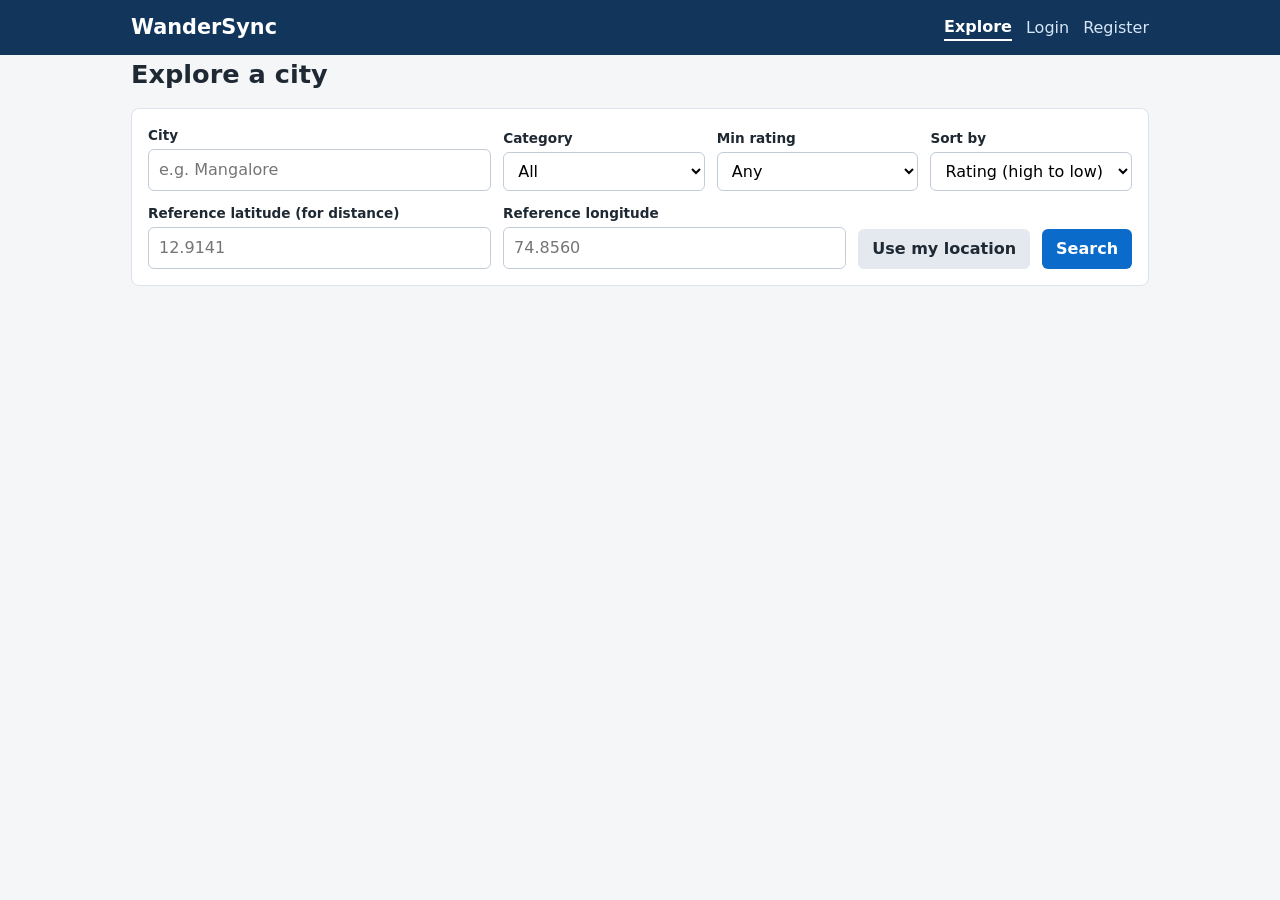
<file: frontend/index.html>
<!DOCTYPE html>
<html lang="en">
<head>
  <meta charset="UTF-8">
  <meta name="viewport" content="width=device-width, initial-scale=1">
  <title>Explore - WanderSync</title>
  <link rel="stylesheet" href="css/style.css">
</head>
<body>
  <header><div class="wrap"><a class="brand" href="index.html">WanderSync</a><nav id="nav"></nav></div></header>

  <main class="wrap">
    <h1>Explore a city</h1>

    <form id="search-form" class="card">
      <div class="row">
        <div style="flex: 2 1 220px;">
          <label for="city">City</label>
          <input id="city" list="city-list" placeholder="e.g. Mangalore" required>
          <datalist id="city-list"></datalist>
        </div>
        <div>
          <label for="category">Category</label>
          <select id="category">
            <option value="">All</option>
            <option>Hotel</option>
            <option>Restaurant</option>
            <option>Attraction</option>
          </select>
        </div>
        <div>
          <label for="min-rating">Min rating</label>
          <select id="min-rating">
            <option value="">Any</option>
            <option value="3">3+</option>
            <option value="3.5">3.5+</option>
            <option value="4">4+</option>
            <option value="4.5">4.5+</option>
          </select>
        </div>
        <div>
          <label for="sort">Sort by</label>
          <select id="sort">
            <option value="rating">Rating (high to low)</option>
            <option value="cost">Cost (low to high)</option>
            <option value="name">Name</option>
            <option value="distance">Distance from a point</option>
          </select>
        </div>
      </div>

      <div class="row" style="margin-top: 12px;">
        <div>
          <label for="ref-lat">Reference latitude (for distance)</label>
          <input id="ref-lat" type="number" step="any" min="-90" max="90" placeholder="12.9141">
        </div>
        <div>
          <label for="ref-lng">Reference longitude</label>
          <input id="ref-lng" type="number" step="any" min="-180" max="180" placeholder="74.8560">
        </div>
        <div style="flex: 0 0 auto;">
          <button type="button" id="use-location" class="secondary">Use my location</button>
        </div>
        <div style="flex: 0 0 auto;">
          <button type="submit" id="search-btn">Search</button>
        </div>
      </div>
    </form>

    <div id="msg" class="msg"></div>
    <div id="summary" class="muted" style="margin-bottom: 10px;"></div>
    <div id="results" class="grid"></div>
  </main>

  <script src="js/api.js"></script>
  <script>
    renderNav("explore");

    const form = document.getElementById("search-form");
    const msg = document.getElementById("msg");
    const summary = document.getElementById("summary");
    const results = document.getElementById("results");
    const searchBtn = document.getElementById("search-btn");

    // Suggest the cities that are already saved in the database
    api("/cities", { auth: false })
      .then(function (cities) {
        document.getElementById("city-list").innerHTML = cities
          .map(function (c) { return '<option value="' + esc(c.name) + '">'; })
          .join("");
      })
      .catch(function () { /* suggestions are optional */ });

    // Fill latitude and longitude from the browser's location
    document.getElementById("use-location").addEventListener("click", function () {
      if (!navigator.geolocation) {
        showMessage(msg, "Your browser does not support location.", "error");
        return;
      }
      navigator.geolocation.getCurrentPosition(
        function (pos) {
          document.getElementById("ref-lat").value = pos.coords.latitude.toFixed(6);
          document.getElementById("ref-lng").value = pos.coords.longitude.toFixed(6);
        },
        function () { showMessage(msg, "Could not get your location.", "error"); }
      );
    });

    function placeCard(p) {
      let distance = "";
      if (p.distance_km !== null && p.distance_km !== undefined) {
        distance = '<span class="muted small">' + Number(p.distance_km).toFixed(1) + " km away</span>";
      }
      return (
        '<div class="card place-card" style="margin:0;">' +
        '<h3><a href="place.html?id=' + p.place_id + '">' + esc(p.name) + "</a></h3>" +
        '<div class="muted small">' + esc(p.city) + "</div>" +
        '<div class="meta">' +
        '<span class="badge ' + esc(p.category) + '">' + esc(p.category) + "</span>" +
        "<span>" + stars(p.rating) + "</span>" +
        "<span>" + (Number(p.avg_cost) > 0 ? money(p.avg_cost) : "Free / n.a.") + "</span>" +
        distance +
        "</div></div>"
      );
    }

    form.addEventListener("submit", async function (event) {
      event.preventDefault();
      showMessage(msg, "");
      summary.textContent = "";
      results.innerHTML = "";

      const city = document.getElementById("city").value.trim();
      const sort = document.getElementById("sort").value;
      const lat = document.getElementById("ref-lat").value;
      const lng = document.getElementById("ref-lng").value;

      if (sort === "distance" && (lat === "" || lng === "")) {
        showMessage(msg, "To sort by distance, enter a reference latitude and longitude.", "error");
        return;
      }
      if ((lat === "") !== (lng === "")) {
        showMessage(msg, "Enter both latitude and longitude, or leave both empty.", "error");
        return;
      }

      // Only send the filters the user actually chose
      const params = new URLSearchParams();
      params.set("sort", sort);
      if (document.getElementById("category").value) params.set("category", document.getElementById("category").value);
      if (document.getElementById("min-rating").value) params.set("min_rating", document.getElementById("min-rating").value);
      if (lat !== "") {
        params.set("ref_lat", lat);
        params.set("ref_lng", lng);
      }

      searchBtn.disabled = true;
      summary.textContent = "Loading... a brand new city can take a few seconds the first time (it is fetched once and then saved).";
      try {
        const data = await api("/cities/" + encodeURIComponent(city) + "/places?" + params.toString());
        summary.innerHTML =
          esc(data.count) + " places in <strong>" + esc(data.city) + "</strong> " +
          '<span class="badge ' + esc(data.source) + '">' +
          (data.source === "api" ? "Fetched live, now cached" : "Served from MySQL cache") +
          "</span>";
        results.innerHTML = data.places.length
          ? data.places.map(placeCard).join("")
          : '<p class="muted">No places match these filters.</p>';
      } catch (err) {
        summary.textContent = "";
        showMessage(msg, err.message, "error");
      }
      searchBtn.disabled = false;
    });
  </script>
</body>
</html>
</file>
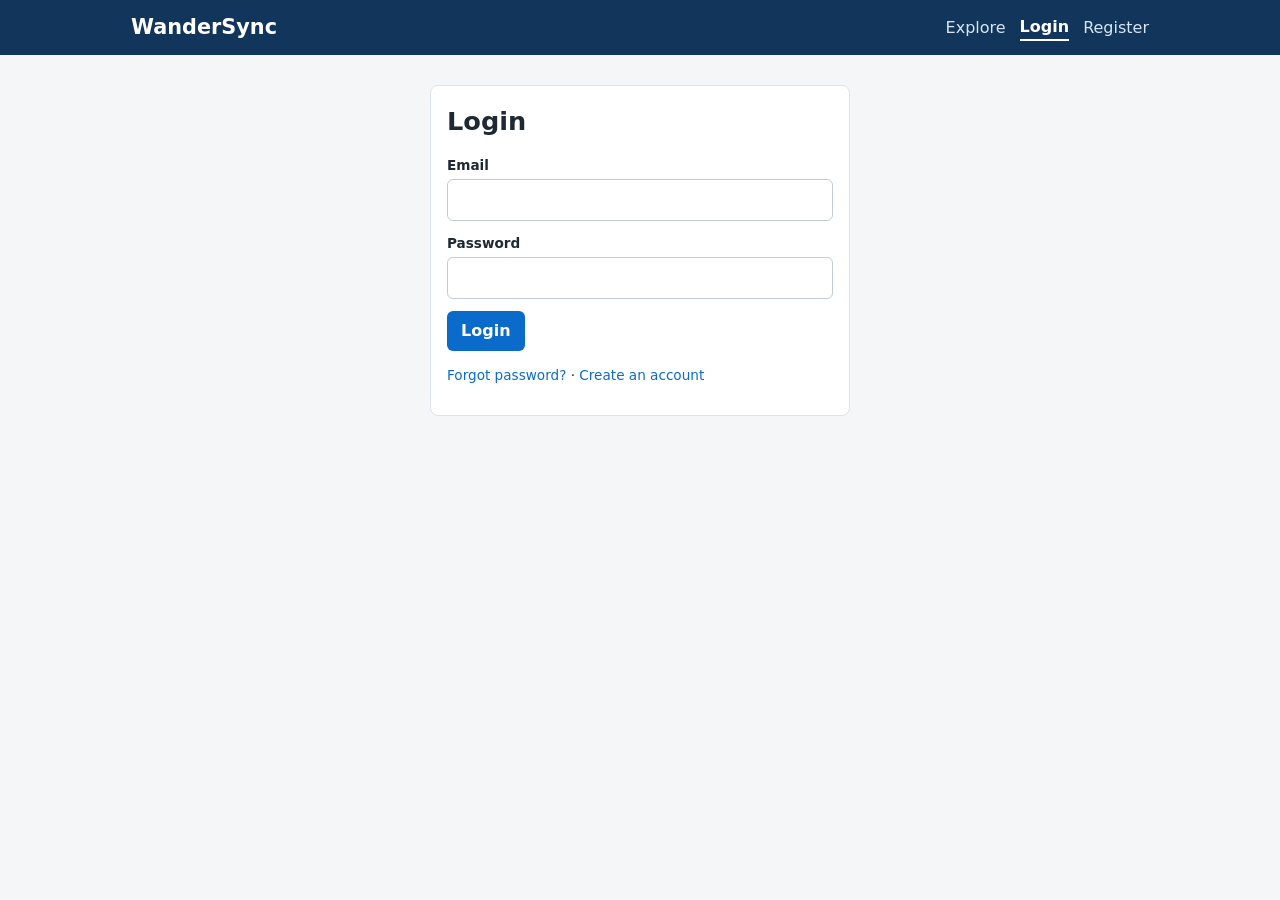
<file: frontend/admin.html>
<!DOCTYPE html>
<html lang="en">
<head>
  <meta charset="UTF-8">
  <meta name="viewport" content="width=device-width, initial-scale=1">
  <title>Admin - WanderSync</title>
  <link rel="stylesheet" href="css/style.css">
</head>
<body>
  <header><div class="wrap"><a class="brand" href="index.html">WanderSync</a><nav id="nav"></nav></div></header>

  <main class="wrap">
    <h1>Admin dashboard</h1>
    <div id="msg" class="msg"></div>
    <div id="content" class="hidden">

      <div class="stats" id="totals"></div>
      <div class="two-col">
        <div class="stat"><div class="label">Most searched city</div><div class="value" id="top-city">-</div></div>
        <div class="stat"><div class="label">Most saved place</div><div class="value" id="top-place">-</div></div>
      </div>

      <h2>Searches in the last 7 days</h2>
      <div class="card">
        <div id="chart" class="chart"></div>
        <div class="muted small" style="margin-top:8px;">Every day is shown, even days with zero searches. Hover a bar to see the number of active users.</div>
      </div>

      <h2>City statistics</h2>
      <div id="city-stats"></div>
    </div>
  </main>

  <script src="js/api.js"></script>
  <script>
    if (requireLogin()) {
      renderNav("admin");
      const msg = document.getElementById("msg");

      function stat(label, value) {
        return '<div class="stat"><div class="label">' + label + '</div><div class="value">' + esc(value) + "</div></div>";
      }

      async function load() {
        try {
          const overview = await api("/admin/overview");
          const activity = await api("/admin/activity-7d");
          const cities = await api("/admin/city-stats");

          document.getElementById("totals").innerHTML =
            stat("Registered users", overview.total_users) +
            stat("Cached cities", overview.cached_cities) +
            stat("Cached places", overview.cached_places);

          document.getElementById("top-city").textContent = overview.most_searched_city
            ? overview.most_searched_city.name + " (" + overview.most_searched_city.search_count + " searches)"
            : "No searches yet";
          document.getElementById("top-place").textContent = overview.most_saved_place
            ? overview.most_saved_place.name + " (" + overview.most_saved_place.save_count + " saves)"
            : "No favorites yet";

          // Simple bar chart made of divs (no chart library)
          const max = Math.max(1, ...activity.map(function (r) { return r.searches; }));
          document.getElementById("chart").innerHTML = activity
            .map(function (r) {
              const height = Math.round((r.searches / max) * 100);
              return (
                '<div class="chart-col" title="' + esc(r.day) + ": " + r.searches + " searches, " + r.active_users + ' active users">' +
                '<div class="chart-val">' + r.searches + "</div>" +
                '<div class="chart-bar' + (r.searches === 0 ? " zero" : "") + '" style="height:' + height + '%"></div>' +
                '<div class="chart-label">' + esc(r.day.slice(5)) + "</div></div>"
              );
            })
            .join("");

          document.getElementById("city-stats").innerHTML = cities.length
            ? "<table><tr><th>City</th><th>Cached places</th><th>Average cost</th><th>Top category</th></tr>" +
              cities.map(function (c) {
                return (
                  "<tr><td>" + esc(c.city) + "</td><td>" + c.cached_places + "</td>" +
                  "<td>" + (c.avg_cost === null ? "-" : money(c.avg_cost)) + "</td>" +
                  "<td>" + esc(c.top_category || "-") + "</td></tr>"
                );
              }).join("") + "</table>"
            : '<p class="muted">No cities yet.</p>';

          document.getElementById("content").classList.remove("hidden");
        } catch (err) {
          showMessage(msg, err.message === "Admin access required"
            ? "This page is only for admins. Ask for the admin role (see README)."
            : err.message, "error");
        }
      }
      load();
    }
  </script>
</body>
</html>
</file>
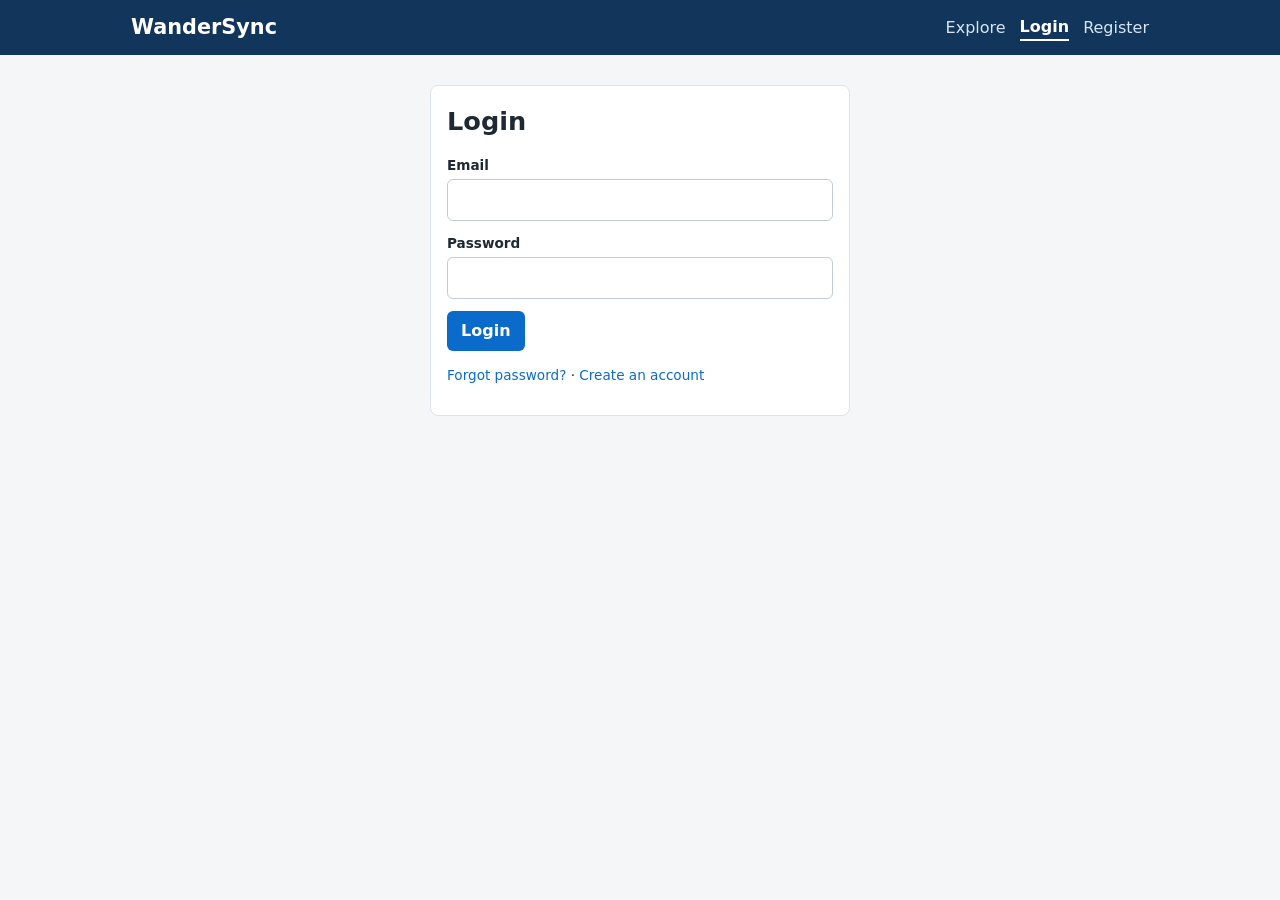
<file: frontend/favorites.html>
<!DOCTYPE html>
<html lang="en">
<head>
  <meta charset="UTF-8">
  <meta name="viewport" content="width=device-width, initial-scale=1">
  <title>Favorites - WanderSync</title>
  <link rel="stylesheet" href="css/style.css">
</head>
<body>
  <header><div class="wrap"><a class="brand" href="index.html">WanderSync</a><nav id="nav"></nav></div></header>

  <main class="wrap">
    <h1>My favorites</h1>
    <div id="msg" class="msg"></div>
    <div id="list" class="grid"></div>
  </main>

  <script src="js/api.js"></script>
  <script>
    if (requireLogin()) {
      renderNav("favorites");
      const msg = document.getElementById("msg");
      const list = document.getElementById("list");

      function card(p) {
        return (
          '<div class="card place-card" style="margin:0;">' +
          '<h3><a href="place.html?id=' + p.place_id + '">' + esc(p.name) + "</a></h3>" +
          '<div class="muted small">' + esc(p.city) + "</div>" +
          '<div class="meta">' +
          '<span class="badge ' + esc(p.category) + '">' + esc(p.category) + "</span>" +
          "<span>" + stars(p.rating) + "</span>" +
          "<span>" + (Number(p.avg_cost) > 0 ? money(p.avg_cost) : "Free / n.a.") + "</span></div>" +
          '<div style="margin-top:10px;"><button class="secondary small-btn" data-remove="' + p.place_id + '">Remove</button></div>' +
          "</div>"
        );
      }

      async function load() {
        try {
          const favs = await api("/favorites");
          list.innerHTML = favs.length
            ? favs.map(card).join("")
            : '<p class="muted">Nothing saved yet. <a href="index.html">Explore a city</a> and tap the heart on a place.</p>';
        } catch (err) {
          showMessage(msg, err.message, "error");
        }
      }

      // One click listener for all "Remove" buttons (they are created by JavaScript)
      list.addEventListener("click", async function (event) {
        const id = event.target.getAttribute("data-remove");
        if (!id) return;
        try {
          await api("/favorites/" + id, { method: "DELETE" });
          load();
        } catch (err) {
          showMessage(msg, err.message, "error");
        }
      });

      load();
    }
  </script>
</body>
</html>
</file>
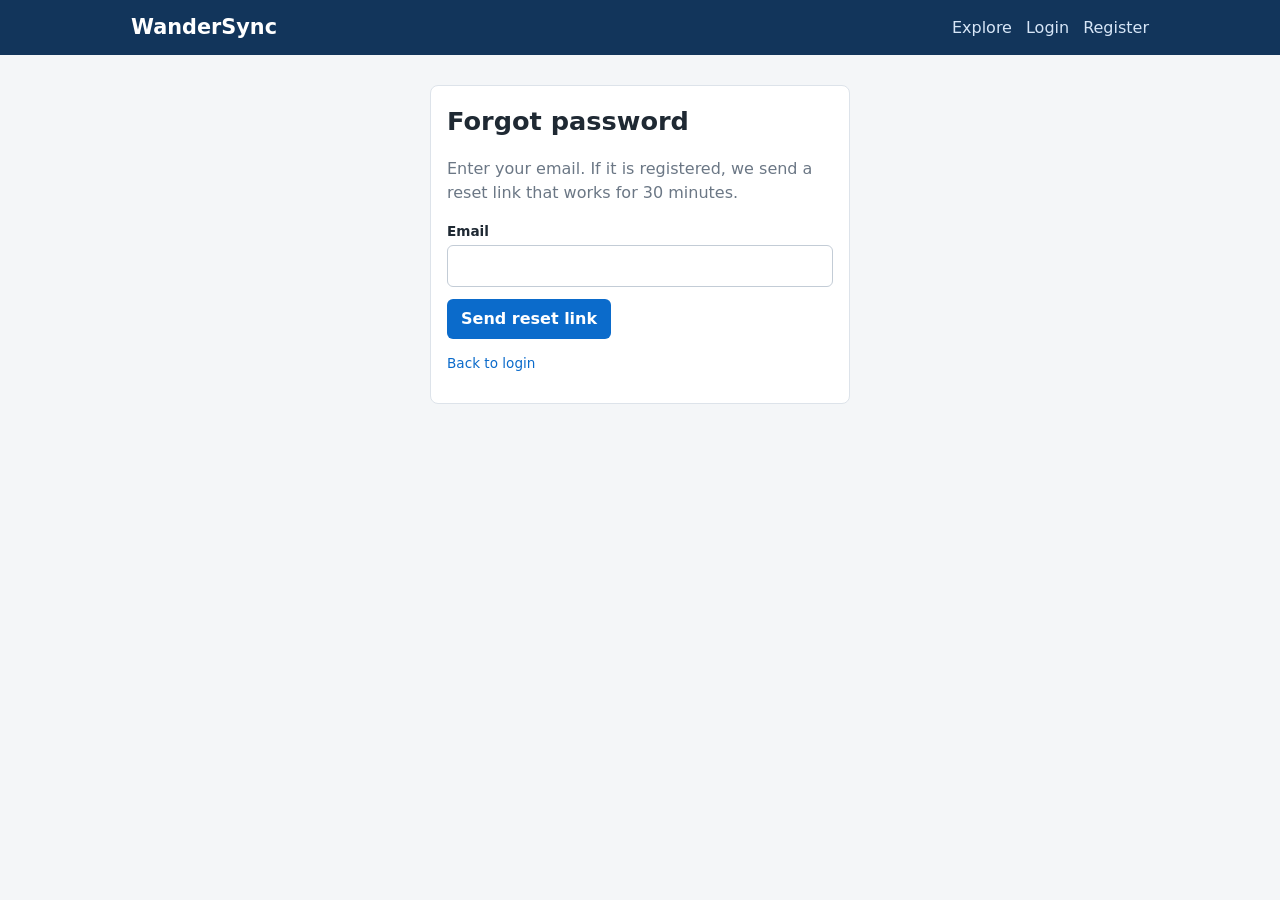
<file: frontend/forgot-password.html>
<!DOCTYPE html>
<html lang="en">
<head>
  <meta charset="UTF-8">
  <meta name="viewport" content="width=device-width, initial-scale=1">
  <title>Forgot password - WanderSync</title>
  <link rel="stylesheet" href="css/style.css">
</head>
<body>
  <header><div class="wrap"><a class="brand" href="index.html">WanderSync</a><nav id="nav"></nav></div></header>

  <main class="wrap">
    <div class="card narrow">
      <h1>Forgot password</h1>
      <p class="muted">Enter your email. If it is registered, we send a reset link that works for 30 minutes.</p>
      <div id="msg" class="msg"></div>
      <form id="forgot-form">
        <div class="field">
          <label for="email">Email</label>
          <input id="email" type="email" required>
        </div>
        <button type="submit" id="submit-btn">Send reset link</button>
      </form>
      <p class="small"><a href="login.html">Back to login</a></p>
    </div>
  </main>

  <script src="js/api.js"></script>
  <script>
    renderNav();
    const msg = document.getElementById("msg");

    document.getElementById("forgot-form").addEventListener("submit", async function (event) {
      event.preventDefault();
      const button = document.getElementById("submit-btn");
      button.disabled = true;
      showMessage(msg, "");
      try {
        const data = await api("/auth/forgot-password", {
          method: "POST",
          auth: false,
          body: { email: document.getElementById("email").value.trim() },
        });
        showMessage(msg, data.message, "success");
      } catch (err) {
        showMessage(msg, err.message, "error");
      }
      button.disabled = false;
    });
  </script>
</body>
</html>
</file>
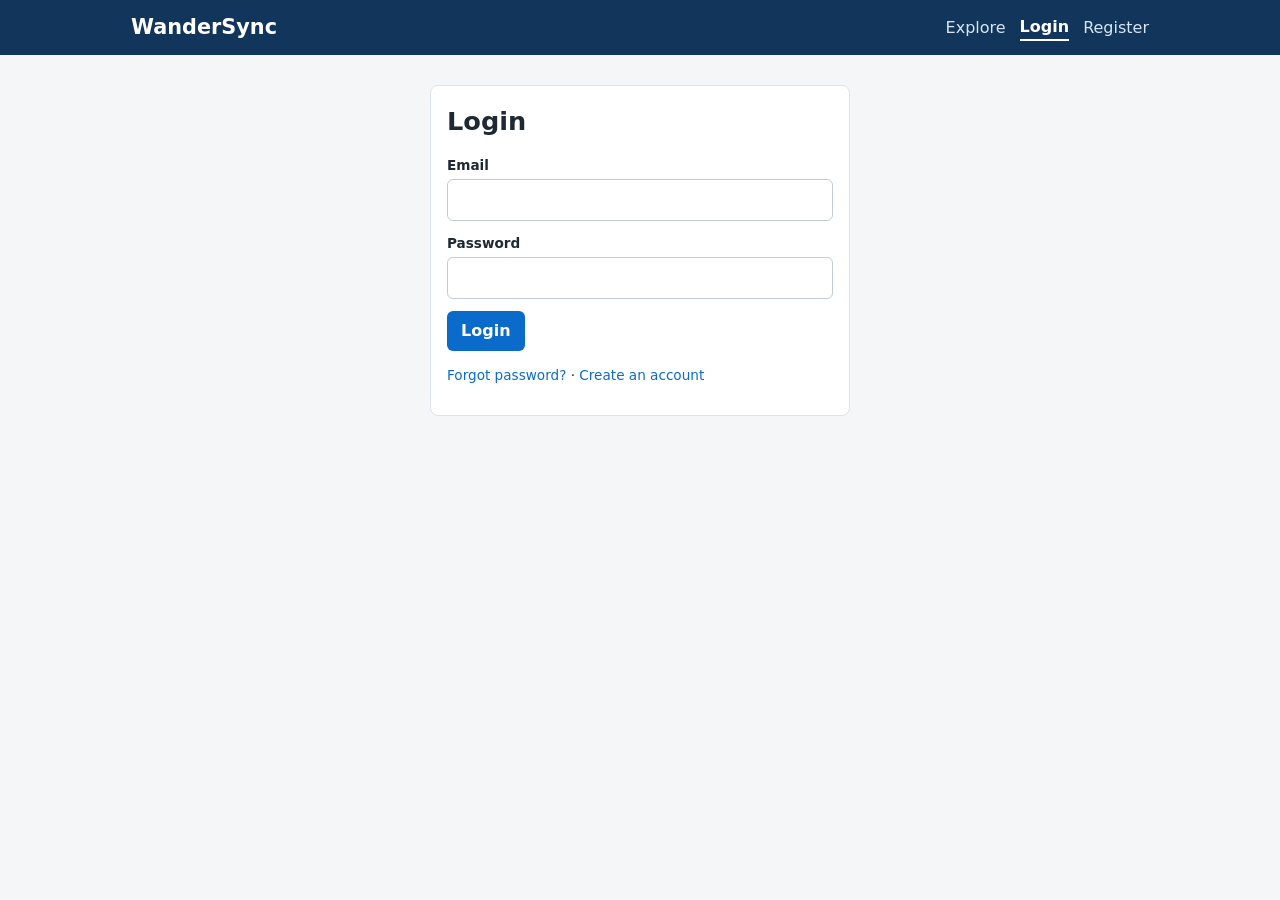
<file: frontend/login.html>
<!DOCTYPE html>
<html lang="en">
<head>
  <meta charset="UTF-8">
  <meta name="viewport" content="width=device-width, initial-scale=1">
  <title>Login - WanderSync</title>
  <link rel="stylesheet" href="css/style.css">
</head>
<body>
  <header><div class="wrap"><a class="brand" href="index.html">WanderSync</a><nav id="nav"></nav></div></header>

  <main class="wrap">
    <div class="card narrow">
      <h1>Login</h1>
      <div id="msg" class="msg"></div>
      <form id="login-form">
        <div class="field">
          <label for="email">Email</label>
          <input id="email" type="email" required>
        </div>
        <div class="field">
          <label for="password">Password</label>
          <input id="password" type="password" required>
        </div>
        <button type="submit" id="submit-btn">Login</button>
      </form>
      <p class="small"><a href="forgot-password.html">Forgot password?</a> &middot; <a href="register.html">Create an account</a></p>
    </div>
  </main>

  <script src="js/api.js"></script>
  <script>
    renderNav("login");
    const msg = document.getElementById("msg");

    // After login we go back to the page the user came from (only simple page names are allowed)
    function nextPage() {
      const next = param("next");
      return next && /^[a-z-]+\.html(\?[\w=&%.-]*)?$/i.test(next) ? next : "index.html";
    }

    document.getElementById("login-form").addEventListener("submit", async function (event) {
      event.preventDefault();
      const button = document.getElementById("submit-btn");
      button.disabled = true;
      showMessage(msg, "");
      try {
        // 1. log in and get the token
        const login = await api("/auth/login", {
          method: "POST",
          auth: false,
          body: {
            email: document.getElementById("email").value.trim(),
            password: document.getElementById("password").value,
          },
        });
        // 2. save the token, then ask "who am I?" so the navbar can show the name and role
        localStorage.setItem("token", login.access_token);
        const me = await api("/users/me");
        saveLogin(login.access_token, me);
        window.location.href = nextPage();
      } catch (err) {
        clearLogin();
        showMessage(msg, err.message, "error");
        button.disabled = false;
      }
    });
  </script>
</body>
</html>
</file>
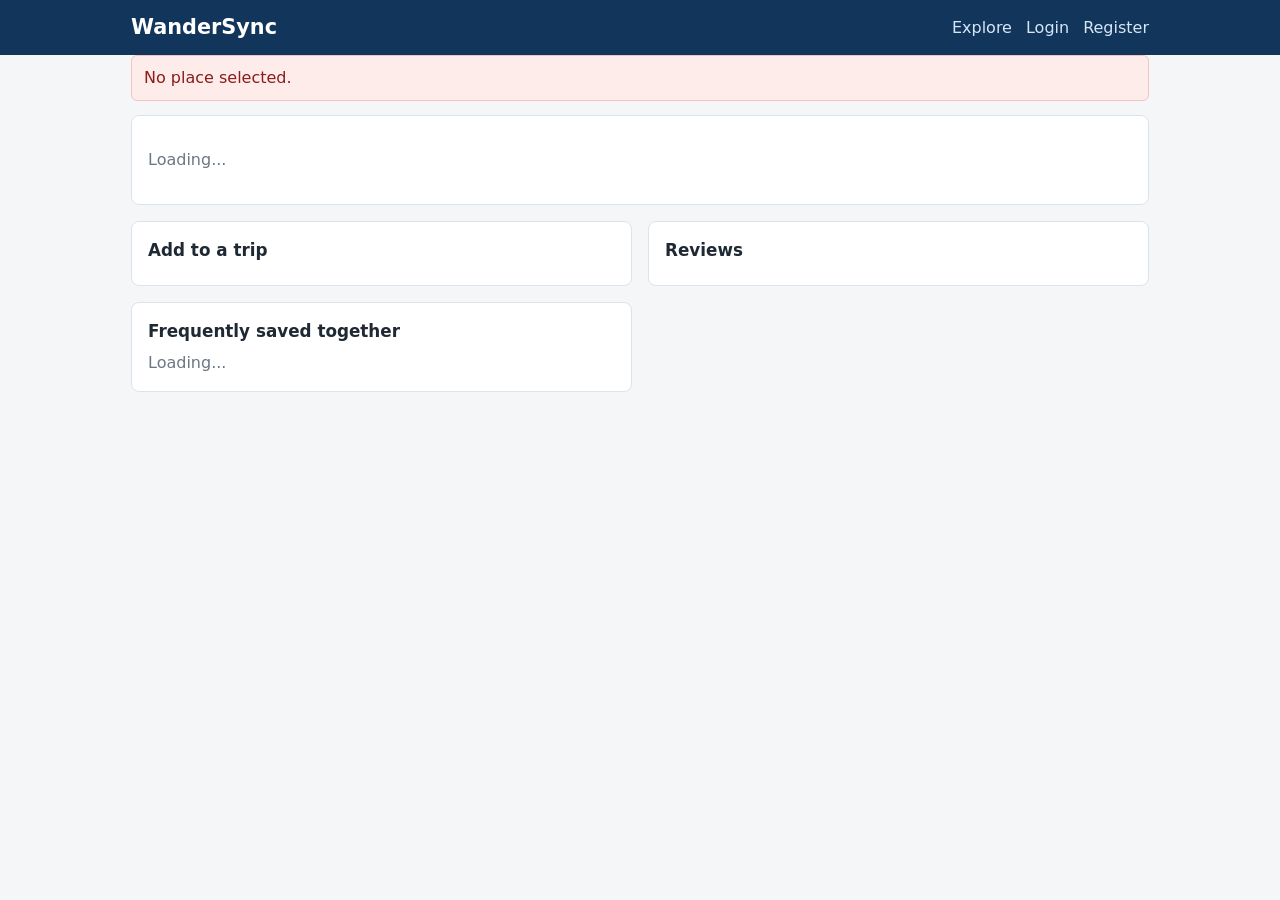
<file: frontend/place.html>
<!DOCTYPE html>
<html lang="en">
<head>
  <meta charset="UTF-8">
  <meta name="viewport" content="width=device-width, initial-scale=1">
  <title>Place - WanderSync</title>
  <link rel="stylesheet" href="css/style.css">
</head>
<body>
  <header><div class="wrap"><a class="brand" href="index.html">WanderSync</a><nav id="nav"></nav></div></header>

  <main class="wrap">
    <div id="msg" class="msg"></div>
    <div id="place-box" class="card"><p class="muted">Loading...</p></div>

    <div class="two-col">
      <div>
        <!-- Add to a trip -->
        <div class="card" id="trip-card">
          <h3>Add to a trip</h3>
          <div id="trip-msg" class="msg"></div>
          <div id="trip-body"></div>
        </div>

        <!-- Frequently saved together -->
        <div class="card">
          <h3>Frequently saved together</h3>
          <div id="recs" class="muted">Loading...</div>
        </div>
      </div>

      <div>
        <!-- Reviews -->
        <div class="card">
          <h3>Reviews</h3>
          <div id="review-summary" class="muted small"></div>
          <div id="review-msg" class="msg"></div>
          <div id="review-form-box"></div>
          <div id="reviews"></div>
        </div>
      </div>
    </div>
  </main>

  <script src="js/api.js"></script>
  <script>
    renderNav();

    const placeId = param("id");
    const msg = document.getElementById("msg");
    const me = getUser();
    let place = null;
    let isFavorite = false;
    let myReview = null;

    // ---------- Place details + favorite button ----------

    function renderPlace() {
      document.title = place.name + " - WanderSync";
      const mapUrl = "https://www.openstreetmap.org/?mlat=" + place.latitude + "&mlon=" + place.longitude + "#map=16/" + place.latitude + "/" + place.longitude;
      document.getElementById("place-box").innerHTML =
        "<h1>" + esc(place.name) + "</h1>" +
        '<div class="row" style="align-items:center;">' +
        '<span class="badge ' + esc(place.category) + '" style="flex:0 0 auto;">' + esc(place.category) + "</span>" +
        '<span style="flex:0 0 auto;">' + esc(place.city) + "</span>" +
        '<span style="flex:0 0 auto;">' + stars(place.rating) + "</span>" +
        '<span style="flex:0 0 auto;">Avg cost: ' + (Number(place.avg_cost) > 0 ? money(place.avg_cost) : "n.a.") + "</span>" +
        '<span style="flex:0 0 auto;" class="muted small">' + esc(place.latitude) + ", " + esc(place.longitude) + "</span>" +
        '<a style="flex:0 0 auto;" href="' + mapUrl + '" target="_blank" rel="noopener">View on map</a>' +
        '<span style="flex:1 1 auto; text-align:right;"><button id="fav-btn" class="secondary"></button></span>' +
        "</div>";
      document.getElementById("fav-btn").addEventListener("click", toggleFavorite);
      updateFavButton();
    }

    function updateFavButton() {
      const button = document.getElementById("fav-btn");
      button.textContent = isFavorite ? "♥ Saved (click to remove)" : "♡ Save to favorites";
    }

    async function toggleFavorite() {
      if (!requireLogin()) return;
      showMessage(msg, "");
      try {
        if (isFavorite) {
          await api("/favorites/" + placeId, { method: "DELETE" });
        } else {
          await api("/favorites", { method: "POST", body: { place_id: Number(placeId) } });
        }
        isFavorite = !isFavorite;
        updateFavButton();
        loadRecommendations();
      } catch (err) {
        showMessage(msg, err.message, "error");
      }
    }

    // ---------- Frequently saved together (self-join on the server) ----------

    async function loadRecommendations() {
      const box = document.getElementById("recs");
      try {
        const data = await api("/places/" + placeId + "/recommendations", { auth: false });
        if (!data.recommendations.length) {
          box.textContent = data.message || "Not enough favorite history yet";
          return;
        }
        box.innerHTML = data.recommendations
          .map(function (p) {
            return (
              '<div style="margin-bottom:8px;"><a href="place.html?id=' + p.place_id + '">' + esc(p.name) + "</a> " +
              '<span class="badge ' + esc(p.category) + '">' + esc(p.category) + "</span> " +
              '<span class="muted small">saved together by ' + esc(p.co_count) + " user(s)</span></div>"
            );
          })
          .join("");
      } catch (err) {
        box.textContent = err.message;
      }
    }

    // ---------- Reviews ----------

    async function loadReviews() {
      const data = await api("/places/" + placeId + "/reviews", { auth: false });
      myReview = me ? data.reviews.find(function (r) { return r.user_id === me.user_id; }) || null : null;

      document.getElementById("review-summary").textContent = data.review_count
        ? data.review_count + " review(s), average " + Number(data.average_rating).toFixed(1) + " / 5"
        : "No reviews yet.";

      document.getElementById("reviews").innerHTML = data.reviews
        .map(function (r) {
          return (
            '<div class="review"><strong>' + esc(r.user_name) + "</strong> &middot; " + stars(r.rating) +
            ' <span class="muted small">' + esc((r.created_at || "").replace("T", " ").slice(0, 16)) + "</span>" +
            "<div>" + esc(r.comment || "") + "</div></div>"
          );
        })
        .join("");

      renderReviewForm();
    }

    function renderReviewForm() {
      const box = document.getElementById("review-form-box");
      if (!isLoggedIn()) {
        box.innerHTML = '<p class="small"><a href="login.html?next=' + encodeURIComponent("place.html?id=" + placeId) + '">Log in</a> to write a review.</p>';
        return;
      }
      box.innerHTML =
        '<form id="review-form">' +
        '<div class="field"><label for="r-rating">Your rating (0 to 5)</label>' +
        '<input id="r-rating" type="number" min="0" max="5" step="0.5" required></div>' +
        '<div class="field"><label for="r-comment">Comment</label><textarea id="r-comment" maxlength="2000"></textarea></div>' +
        '<button type="submit">' + (myReview ? "Update my review" : "Post review") + "</button> " +
        (myReview ? '<button type="button" id="r-delete" class="danger">Delete</button>' : "") +
        "</form>";

      if (myReview) {
        document.getElementById("r-rating").value = myReview.rating;
        document.getElementById("r-comment").value = myReview.comment || "";
        document.getElementById("r-delete").addEventListener("click", deleteReview);
      }
      document.getElementById("review-form").addEventListener("submit", saveReview);
    }

    async function saveReview(event) {
      event.preventDefault();
      const reviewMsg = document.getElementById("review-msg");
      showMessage(reviewMsg, "");
      const body = {
        rating: Number(document.getElementById("r-rating").value),
        comment: document.getElementById("r-comment").value.trim() || null,
      };
      try {
        if (myReview) {
          await api("/reviews/" + myReview.id, { method: "PUT", body: body });
        } else {
          await api("/places/" + placeId + "/reviews", { method: "POST", body: body });
        }
        await loadReviews();
        showMessage(reviewMsg, "Review saved.", "success");
      } catch (err) {
        showMessage(reviewMsg, err.message, "error");
      }
    }

    async function deleteReview() {
      if (!confirm("Delete your review?")) return;
      try {
        await api("/reviews/" + myReview.id, { method: "DELETE" });
        await loadReviews();
      } catch (err) {
        showMessage(document.getElementById("review-msg"), err.message, "error");
      }
    }

    // ---------- Add this place to one of my trips ----------

    async function loadTripForm() {
      const body = document.getElementById("trip-body");
      if (!isLoggedIn()) {
        body.innerHTML = '<p class="small"><a href="login.html?next=' + encodeURIComponent("place.html?id=" + placeId) + '">Log in</a> to plan trips.</p>';
        return;
      }
      const trips = (await api("/trips")).filter(function (t) { return t.city === place.city; });
      if (!trips.length) {
        body.innerHTML = '<p class="small">You have no trip to ' + esc(place.city) + ' yet. <a href="trips.html">Create one</a>.</p>';
        return;
      }
      body.innerHTML =
        '<form id="trip-form">' +
        '<div class="field"><label for="t-trip">Trip</label><select id="t-trip">' +
        trips.map(function (t) {
          return '<option value="' + t.trip_id + '">Trip #' + t.trip_id + " - " + esc(t.city) + (t.start_date ? " (" + esc(t.start_date) + ")" : "") + "</option>";
        }).join("") +
        "</select></div>" +
        '<div class="row"><div><label for="t-day">Day number</label><input id="t-day" type="number" min="1" value="1" required></div>' +
        '<div><label for="t-cost">Planned cost (optional)</label><input id="t-cost" type="number" min="0" step="0.01" placeholder="' + esc(place.avg_cost || 0) + '"></div></div>' +
        '<button type="submit" style="margin-top:10px;">Add to trip</button></form>';

      document.getElementById("trip-form").addEventListener("submit", async function (event) {
        event.preventDefault();
        const tripMsg = document.getElementById("trip-msg");
        showMessage(tripMsg, "");
        const cost = document.getElementById("t-cost").value;
        const tripId = document.getElementById("t-trip").value;
        try {
          await api("/trips/" + tripId + "/places", {
            method: "POST",
            body: {
              place_id: Number(placeId),
              day_number: Number(document.getElementById("t-day").value),
              planned_cost: cost === "" ? null : Number(cost),
            },
          });
          tripMsg.innerHTML = "Added! <a href=\"trip.html?id=" + tripId + "\">Open the trip</a>";
          tripMsg.className = "msg success";
          tripMsg.style.display = "block";
        } catch (err) {
          showMessage(tripMsg, err.message, "error");
        }
      });
    }

    // ---------- Start ----------

    async function start() {
      if (!placeId) {
        showMessage(msg, "No place selected.", "error");
        return;
      }
      try {
        place = await api("/places/" + placeId, { auth: false });
      } catch (err) {
        document.getElementById("place-box").innerHTML = "";
        showMessage(msg, err.message, "error");
        return;
      }
      if (isLoggedIn()) {
        try {
          const favs = await api("/favorites");
          isFavorite = favs.some(function (f) { return String(f.place_id) === String(placeId); });
        } catch (err) { /* ignore: button just starts as "not saved" */ }
      }
      renderPlace();
      loadRecommendations();
      loadReviews().catch(function (err) { showMessage(document.getElementById("review-msg"), err.message, "error"); });
      loadTripForm().catch(function (err) { showMessage(document.getElementById("trip-msg"), err.message, "error"); });
    }
    start();
  </script>
</body>
</html>
</file>
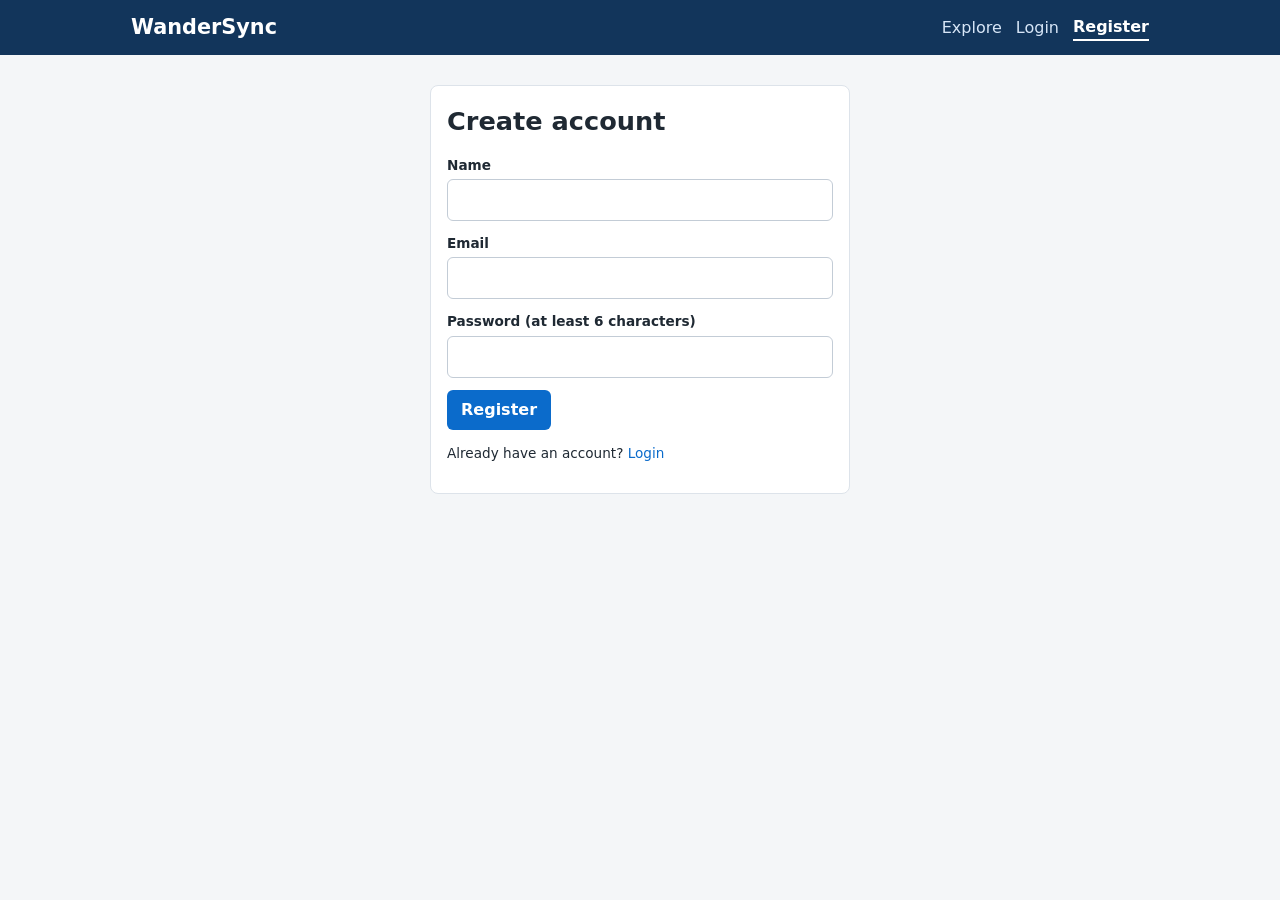
<file: frontend/register.html>
<!DOCTYPE html>
<html lang="en">
<head>
  <meta charset="UTF-8">
  <meta name="viewport" content="width=device-width, initial-scale=1">
  <title>Register - WanderSync</title>
  <link rel="stylesheet" href="css/style.css">
</head>
<body>
  <header><div class="wrap"><a class="brand" href="index.html">WanderSync</a><nav id="nav"></nav></div></header>

  <main class="wrap">
    <div class="card narrow">
      <h1>Create account</h1>
      <div id="msg" class="msg"></div>
      <form id="register-form">
        <div class="field">
          <label for="name">Name</label>
          <input id="name" type="text" minlength="2" maxlength="50" required>
        </div>
        <div class="field">
          <label for="email">Email</label>
          <input id="email" type="email" required>
        </div>
        <div class="field">
          <label for="password">Password (at least 6 characters)</label>
          <input id="password" type="password" minlength="6" required>
        </div>
        <button type="submit" id="submit-btn">Register</button>
      </form>
      <p class="small">Already have an account? <a href="login.html">Login</a></p>
    </div>
  </main>

  <script src="js/api.js"></script>
  <script>
    renderNav("register");
    const msg = document.getElementById("msg");
    const email = document.getElementById("email");
    const password = document.getElementById("password");

    document.getElementById("register-form").addEventListener("submit", async function (event) {
      event.preventDefault();
      const button = document.getElementById("submit-btn");
      button.disabled = true;
      showMessage(msg, "");
      try {
        await api("/auth/register", {
          method: "POST",
          auth: false,
          body: {
            name: document.getElementById("name").value.trim(),
            email: email.value.trim(),
            password: password.value,
          },
        });
        // Log in straight away so the user does not have to type the details again
        const login = await api("/auth/login", {
          method: "POST",
          auth: false,
          body: { email: email.value.trim(), password: password.value },
        });
        localStorage.setItem("token", login.access_token);
        const me = await api("/users/me");
        saveLogin(login.access_token, me);
        window.location.href = "index.html";
      } catch (err) {
        clearLogin();
        showMessage(msg, err.message, "error");
        button.disabled = false;
      }
    });
  </script>
</body>
</html>
</file>
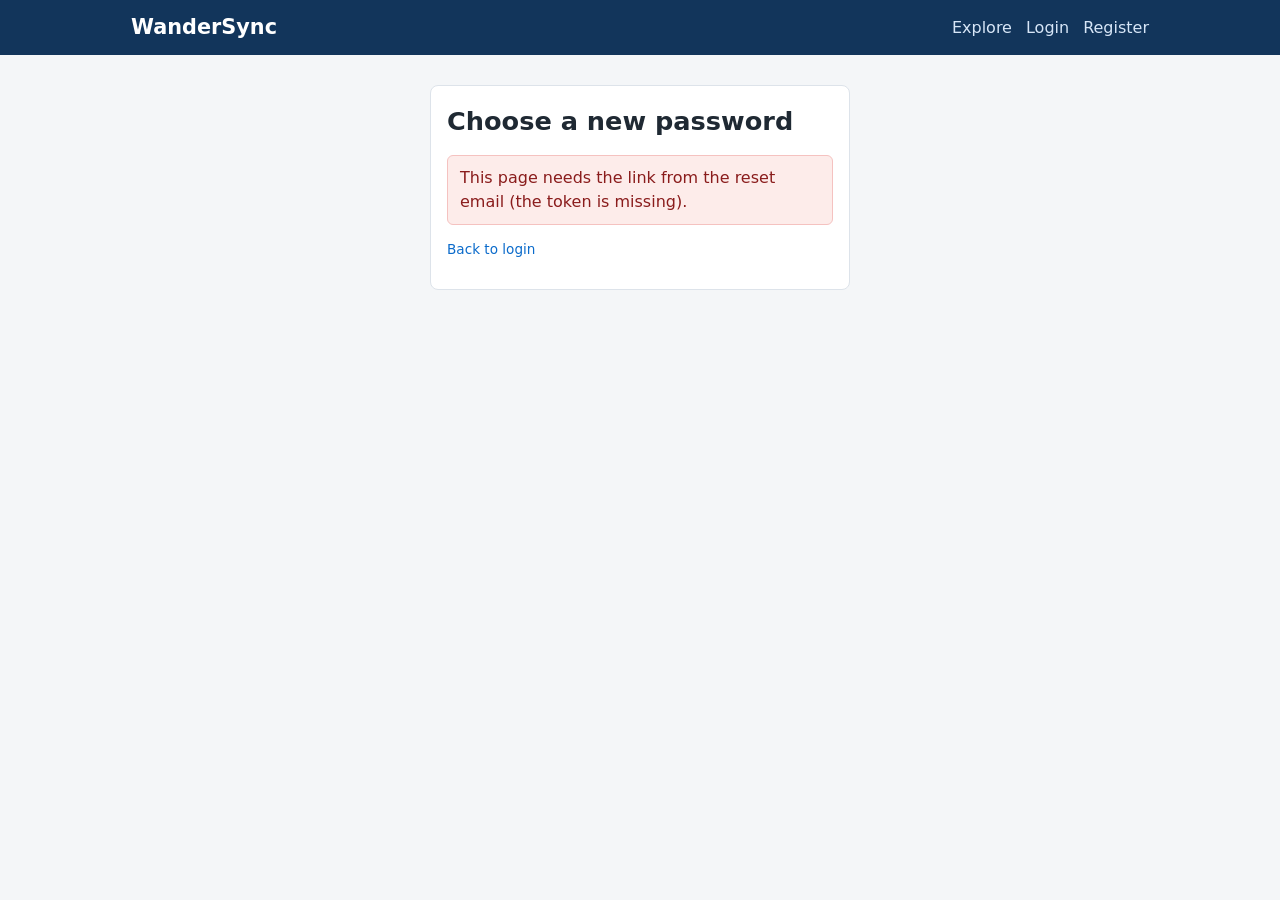
<file: frontend/reset-password.html>
<!DOCTYPE html>
<html lang="en">
<head>
  <meta charset="UTF-8">
  <meta name="viewport" content="width=device-width, initial-scale=1">
  <title>Reset password - WanderSync</title>
  <link rel="stylesheet" href="css/style.css">
</head>
<body>
  <header><div class="wrap"><a class="brand" href="index.html">WanderSync</a><nav id="nav"></nav></div></header>

  <main class="wrap">
    <div class="card narrow">
      <h1>Choose a new password</h1>
      <div id="msg" class="msg"></div>
      <form id="reset-form">
        <div class="field">
          <label for="password">New password (at least 6 characters)</label>
          <input id="password" type="password" minlength="6" required>
        </div>
        <button type="submit" id="submit-btn">Update password</button>
      </form>
      <p class="small"><a href="login.html">Back to login</a></p>
    </div>
  </main>

  <script src="js/api.js"></script>
  <script>
    renderNav();
    const msg = document.getElementById("msg");
    // The email link looks like  reset-password.html?token=XXXX
    const token = param("token");

    if (!token) {
      showMessage(msg, "This page needs the link from the reset email (the token is missing).", "error");
      document.getElementById("reset-form").classList.add("hidden");
    }

    document.getElementById("reset-form").addEventListener("submit", async function (event) {
      event.preventDefault();
      const button = document.getElementById("submit-btn");
      button.disabled = true;
      showMessage(msg, "");
      try {
        const data = await api("/auth/reset-password", {
          method: "POST",
          auth: false,
          body: { token: token, new_password: document.getElementById("password").value },
        });
        showMessage(msg, data.message + " Redirecting to login...", "success");
        setTimeout(function () { window.location.href = "login.html"; }, 1800);
      } catch (err) {
        showMessage(msg, err.message, "error");
        button.disabled = false;
      }
    });
  </script>
</body>
</html>
</file>
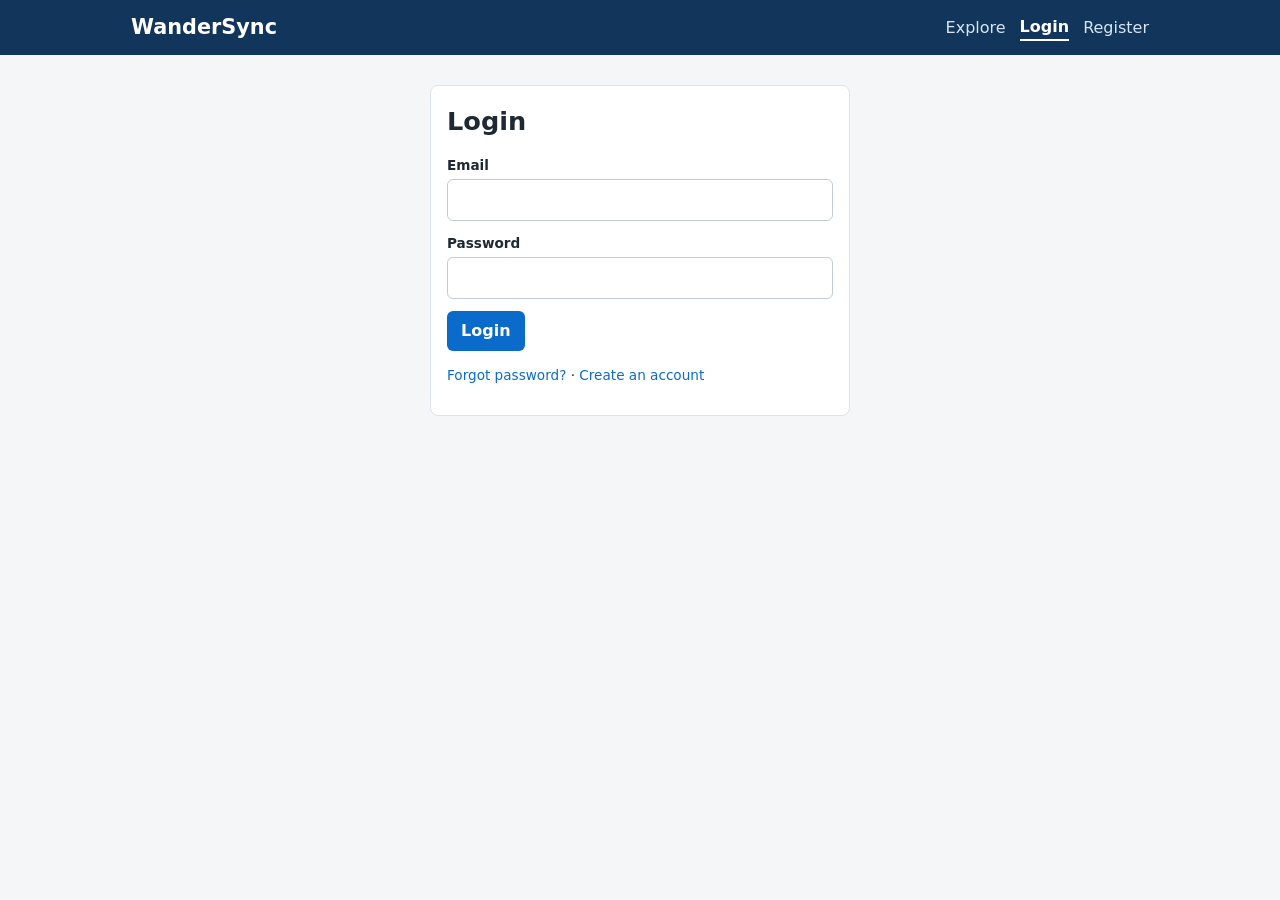
<file: frontend/trip.html>
<!DOCTYPE html>
<html lang="en">
<head>
  <meta charset="UTF-8">
  <meta name="viewport" content="width=device-width, initial-scale=1">
  <title>Trip - WanderSync</title>
  <link rel="stylesheet" href="css/style.css">
</head>
<body>
  <header><div class="wrap"><a class="brand" href="index.html">WanderSync</a><nav id="nav"></nav></div></header>

  <main class="wrap">
    <p class="small"><a href="trips.html">&larr; All trips</a></p>
    <div id="msg" class="msg"></div>

    <div class="card">
      <h1 id="trip-title">Trip</h1>
      <div id="trip-dates" class="muted"></div>

      <h3 style="margin-top:14px;">Budget</h3>
      <div class="stats" id="stats"></div>
      <div class="bar-outer"><div id="bar" class="bar-inner" style="width:0%"></div></div>
      <div id="bar-text" class="muted small" style="margin-top:4px;"></div>
    </div>

    <h2>Itinerary</h2>
    <div id="days"></div>

    <h2>Expenses</h2>
    <div class="two-col">
      <div class="card">
        <h3>Log an expense</h3>
        <form id="expense-form">
          <div class="row">
            <div><label for="e-amount">Amount (₹)</label><input id="e-amount" type="number" min="0.01" step="0.01" required></div>
            <div>
              <label for="e-category">Category</label>
              <select id="e-category">
                <option>Food</option><option>Travel</option><option>Shopping</option><option>Tickets</option><option>Other</option>
              </select>
            </div>
          </div>
          <div class="row" style="margin-top:10px;">
            <div><label for="e-date">Date</label><input id="e-date" type="date" required></div>
            <div><label for="e-note">Note (optional)</label><input id="e-note" maxlength="255"></div>
          </div>
          <button type="submit" style="margin-top:12px;">Add expense</button>
        </form>
        <h3 style="margin-top:18px;">By category</h3>
        <div id="by-category" class="muted small"></div>
      </div>
      <div class="card">
        <h3>Expense history</h3>
        <div id="expenses"></div>
      </div>
    </div>
  </main>

  <script src="js/api.js"></script>
  <script>
    if (requireLogin()) {
      renderNav("trips");

      const tripId = param("id");
      const msg = document.getElementById("msg");
      const daysBox = document.getElementById("days");
      let stops = [];

      // Today's date as YYYY-MM-DD (default for the expense form)
      document.getElementById("e-date").value = new Date().toISOString().slice(0, 10);

      // ---------- Trip, budget and stops ----------

      async function loadTrip() {
        const data = await api("/trips/" + tripId);
        stops = data.stops;

        document.title = data.trip.city + " trip - WanderSync";
        document.getElementById("trip-title").textContent = data.trip.city + " (trip #" + data.trip.trip_id + ")";
        document.getElementById("trip-dates").textContent = data.trip.start_date
          ? data.trip.start_date + " to " + (data.trip.end_date || "?")
          : "No dates set";

        const b = data.budget;
        document.getElementById("stats").innerHTML =
          stat("Planned budget", money(b.planned_budget)) +
          stat("Itinerary cost", money(b.itinerary_cost)) +
          stat("Actually spent", money(b.actual_spent)) +
          stat("Remaining", money(b.remaining));

        const bar = document.getElementById("bar");
        bar.style.width = Math.min(100, b.percent_spent) + "%";
        bar.className = "bar-inner" + (b.percent_spent > 100 ? " over" : b.percent_spent > 80 ? " warn" : "");
        document.getElementById("bar-text").textContent = b.planned_budget > 0
          ? b.percent_spent + "% of the planned budget spent"
          : "Set a planned budget to see the usage bar.";

        renderDays();
      }

      function stat(label, value) {
        return '<div class="stat"><div class="label">' + label + '</div><div class="value">' + value + "</div></div>";
      }

      function renderDays() {
        if (!stops.length) {
          daysBox.innerHTML = '<p class="muted">No stops yet. Open a place from <a href="index.html">Explore</a> and use "Add to a trip".</p>';
          return;
        }
        // Group the stops by day number
        const byDay = {};
        stops.forEach(function (s) {
          (byDay[s.day_number] = byDay[s.day_number] || []).push(s);
        });
        daysBox.innerHTML = Object.keys(byDay)
          .map(Number)
          .sort(function (a, b) { return a - b; })
          .map(function (day) {
            const list = byDay[day];
            const total = list.reduce(function (sum, s) { return sum + Number(s.planned_cost || 0); }, 0);
            return (
              '<div class="card"><div class="row" style="align-items:center;">' +
              "<h3 style=\"margin:0;\">Day " + day + ' <span class="muted small">(' + money(total) + ")</span></h3>" +
              '<div style="text-align:right;"><button class="secondary small-btn" data-optimize="' + day + '">Optimise by distance</button></div></div>' +
              '<table style="margin-top:10px;"><tr><th>#</th><th>Place</th><th>Category</th><th>Cost</th><th></th></tr>' +
              list.map(function (s, index) {
                return (
                  "<tr><td>" + s.visit_order + "</td>" +
                  '<td><a href="place.html?id=' + s.place_id + '">' + esc(s.place_name) + "</a></td>" +
                  '<td><span class="badge ' + esc(s.category) + '">' + esc(s.category) + "</span></td>" +
                  "<td>" + money(s.planned_cost) + "</td>" +
                  '<td class="actions">' +
                  '<button class="secondary small-btn" data-up="' + s.id + '" data-day="' + day + '"' + (index === 0 ? " disabled" : "") + ">▲</button> " +
                  '<button class="secondary small-btn" data-down="' + s.id + '" data-day="' + day + '"' + (index === list.length - 1 ? " disabled" : "") + ">▼</button> " +
                  '<button class="danger small-btn" data-remove="' + s.id + '">✕</button></td></tr>'
                );
              }).join("") +
              "</table></div>"
            );
          })
          .join("");
      }

      // One click listener for every button inside the itinerary
      daysBox.addEventListener("click", async function (event) {
        const t = event.target;
        showMessage(msg, "");
        try {
          if (t.hasAttribute("data-optimize")) {
            await api("/trips/" + tripId + "/days/" + t.getAttribute("data-optimize") + "/optimize", { method: "POST" });
          } else if (t.hasAttribute("data-remove")) {
            if (!confirm("Remove this stop?")) return;
            await api("/trips/" + tripId + "/places/" + t.getAttribute("data-remove"), { method: "DELETE" });
          } else if (t.hasAttribute("data-up") || t.hasAttribute("data-down")) {
            await moveStop(Number(t.getAttribute("data-day")), Number(t.getAttribute("data-up") || t.getAttribute("data-down")), t.hasAttribute("data-up") ? -1 : 1);
          } else {
            return;
          }
          loadTrip();
        } catch (err) {
          showMessage(msg, err.message, "error");
        }
      });

      // Swap a stop with its neighbour, then send the full new order of that day
      async function moveStop(day, stopId, direction) {
        const ids = stops
          .filter(function (s) { return s.day_number === day; })
          .map(function (s) { return s.id; });
        const from = ids.indexOf(stopId);
        const to = from + direction;
        if (to < 0 || to >= ids.length) return;
        const moved = ids.splice(from, 1)[0];
        ids.splice(to, 0, moved);
        await api("/trips/" + tripId + "/days/" + day + "/order", { method: "PUT", body: { stop_ids: ids } });
      }

      // ---------- Expenses ----------

      async function loadExpenses() {
        const list = await api("/trips/" + tripId + "/expenses");
        document.getElementById("expenses").innerHTML = list.length
          ? "<table><tr><th>Date</th><th>Category</th><th>Amount</th><th></th></tr>" +
            list.map(function (e) {
              return (
                "<tr><td>" + esc(e.spent_date) + "</td>" +
                "<td>" + esc(e.category) + (e.note ? '<div class="muted small">' + esc(e.note) + "</div>" : "") + "</td>" +
                "<td>" + money(e.amount) + "</td>" +
                '<td class="actions"><button class="danger small-btn" data-del-expense="' + e.id + '">✕</button></td></tr>'
              );
            }).join("") + "</table>"
          : '<p class="muted">No expenses logged yet.</p>';

        const summary = await api("/trips/" + tripId + "/expenses/summary");
        document.getElementById("by-category").innerHTML = summary.length
          ? summary.map(function (r) { return esc(r.category) + ": <strong>" + money(r.total) + "</strong>"; }).join("<br>")
          : "Nothing yet.";
      }

      document.getElementById("expenses").addEventListener("click", async function (event) {
        const id = event.target.getAttribute("data-del-expense");
        if (!id) return;
        try {
          await api("/trips/" + tripId + "/expenses/" + id, { method: "DELETE" });
          await Promise.all([loadExpenses(), loadTrip()]);
        } catch (err) {
          showMessage(msg, err.message, "error");
        }
      });

      document.getElementById("expense-form").addEventListener("submit", async function (event) {
        event.preventDefault();
        showMessage(msg, "");
        try {
          await api("/trips/" + tripId + "/expenses", {
            method: "POST",
            body: {
              amount: Number(document.getElementById("e-amount").value),
              category: document.getElementById("e-category").value,
              spent_date: document.getElementById("e-date").value,
              note: document.getElementById("e-note").value.trim() || null,
            },
          });
          document.getElementById("e-amount").value = "";
          document.getElementById("e-note").value = "";
          await Promise.all([loadExpenses(), loadTrip()]);     // refresh the budget bar too
        } catch (err) {
          showMessage(msg, err.message, "error");
        }
      });

      // ---------- Start ----------
      if (!tripId) {
        showMessage(msg, "No trip selected.", "error");
      } else {
        Promise.all([loadTrip(), loadExpenses()]).catch(function (err) { showMessage(msg, err.message, "error"); });
      }
    }
  </script>
</body>
</html>
</file>
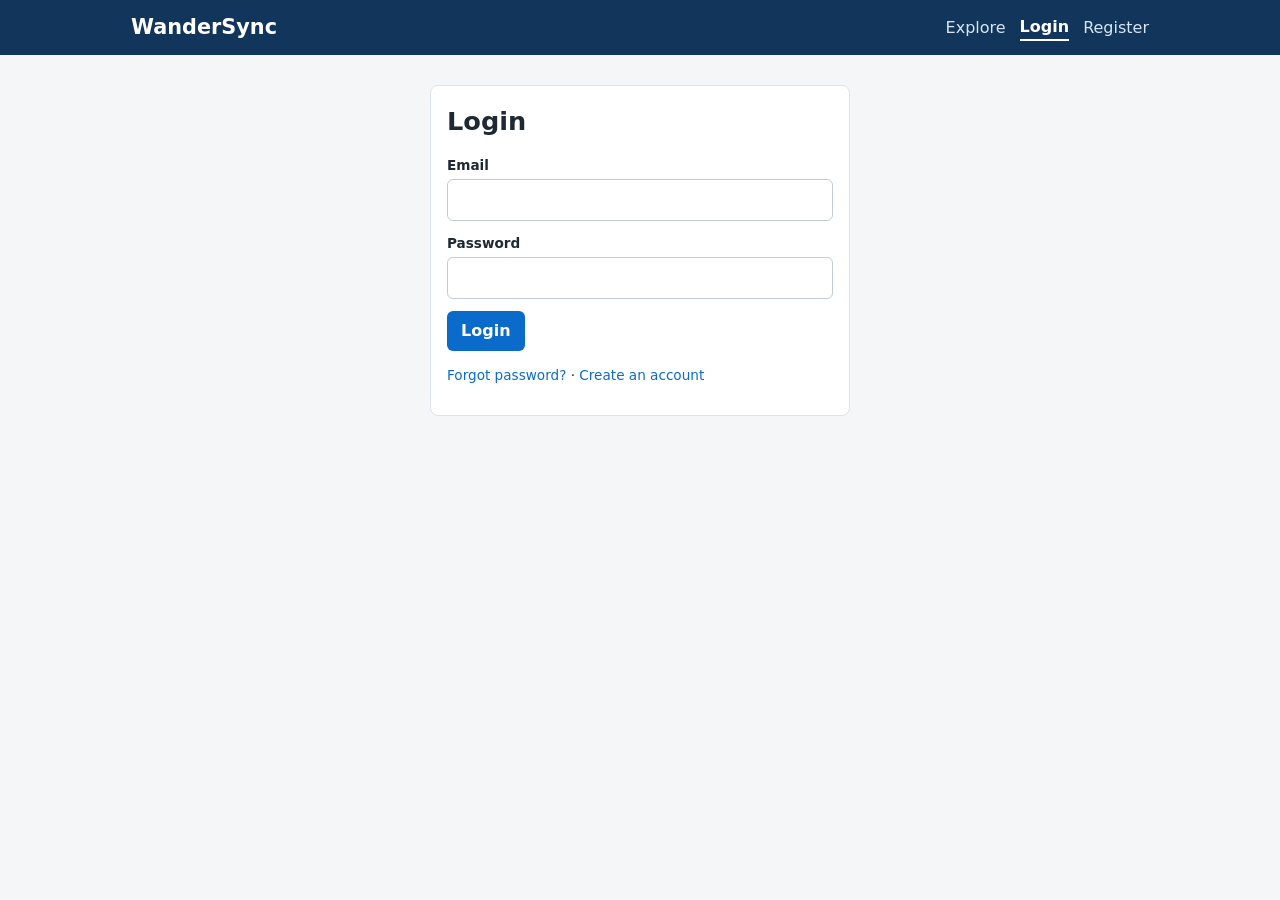
<file: frontend/trips.html>
<!DOCTYPE html>
<html lang="en">
<head>
  <meta charset="UTF-8">
  <meta name="viewport" content="width=device-width, initial-scale=1">
  <title>My Trips - WanderSync</title>
  <link rel="stylesheet" href="css/style.css">
</head>
<body>
  <header><div class="wrap"><a class="brand" href="index.html">WanderSync</a><nav id="nav"></nav></div></header>

  <main class="wrap">
    <h1>My trips</h1>
    <div id="msg" class="msg"></div>

    <div class="two-col">
      <div class="card">
        <h3>Create a trip</h3>
        <form id="trip-form">
          <div class="field">
            <label for="city">Destination city</label>
            <select id="city" required></select>
            <div class="muted small">Only cities already saved in the database are listed. Search a city on the Explore page first.</div>
          </div>
          <div class="field">
            <label for="budget">Planned budget (₹)</label>
            <input id="budget" type="number" min="0" step="0.01" value="0">
          </div>
          <div class="row">
            <div><label for="start">Start date</label><input id="start" type="date"></div>
            <div><label for="end">End date</label><input id="end" type="date"></div>
          </div>
          <button type="submit" style="margin-top:12px;">Create trip</button>
        </form>
      </div>

      <div>
        <div id="trip-list"></div>
      </div>
    </div>
  </main>

  <script src="js/api.js"></script>
  <script>
    if (requireLogin()) {
      renderNav("trips");
      const msg = document.getElementById("msg");
      const tripList = document.getElementById("trip-list");

      async function loadCities() {
        const cities = await api("/cities", { auth: false });
        const select = document.getElementById("city");
        select.innerHTML = cities.length
          ? cities.map(function (c) { return '<option value="' + c.id + '">' + esc(c.name) + "</option>"; }).join("")
          : '<option value="">(no cities yet)</option>';
      }

      async function loadTrips() {
        const trips = await api("/trips");
        tripList.innerHTML = trips.length
          ? trips.map(function (t) {
              const dates = t.start_date ? esc(t.start_date) + " to " + esc(t.end_date || "?") : "No dates set";
              return (
                '<div class="card">' +
                '<h3><a href="trip.html?id=' + t.trip_id + '">' + esc(t.city) + " (trip #" + t.trip_id + ")</a></h3>" +
                '<div class="muted small">' + dates + "</div>" +
                "<div>Budget: <strong>" + money(t.planned_budget) + "</strong></div>" +
                '<div style="margin-top:10px;">' +
                '<a class="btn" href="trip.html?id=' + t.trip_id + '">Open</a> ' +
                '<button class="danger" data-delete="' + t.trip_id + '">Delete</button></div></div>'
              );
            }).join("")
          : '<p class="muted">You have no trips yet. Create your first one.</p>';
      }

      document.getElementById("trip-form").addEventListener("submit", async function (event) {
        event.preventDefault();
        showMessage(msg, "");
        const start = document.getElementById("start").value;
        const end = document.getElementById("end").value;
        try {
          const trip = await api("/trips", {
            method: "POST",
            body: {
              city_id: Number(document.getElementById("city").value),
              planned_budget: Number(document.getElementById("budget").value || 0),
              start_date: start || null,
              end_date: end || null,
            },
          });
          window.location.href = "trip.html?id=" + trip.trip_id;
        } catch (err) {
          showMessage(msg, err.message, "error");
        }
      });

      tripList.addEventListener("click", async function (event) {
        const id = event.target.getAttribute("data-delete");
        if (!id) return;
        if (!confirm("Delete this trip with all its stops and expenses?")) return;
        try {
          await api("/trips/" + id, { method: "DELETE" });
          loadTrips();
        } catch (err) {
          showMessage(msg, err.message, "error");
        }
      });

      Promise.all([loadCities(), loadTrips()]).catch(function (err) { showMessage(msg, err.message, "error"); });
    }
  </script>
</body>
</html>
</file>
<file: frontend/css/style.css>
/* WanderSync - one simple stylesheet shared by every page */

* { box-sizing: border-box; }

body {
  margin: 0;
  font-family: system-ui, -apple-system, "Segoe UI", Roboto, Arial, sans-serif;
  background: #f4f6f8;
  color: #1f2933;
  line-height: 1.5;
}

a { color: #0b6bcb; text-decoration: none; }
a:hover { text-decoration: underline; }

.wrap { max-width: 1050px; margin: 0 auto; padding: 0 16px; }

/* ---------- Header / navigation ---------- */
header { background: #12355b; color: #fff; }
header .wrap { display: flex; align-items: center; justify-content: space-between; flex-wrap: wrap; gap: 8px; padding-top: 12px; padding-bottom: 12px; }
.brand { font-size: 1.3rem; font-weight: 700; color: #fff; }
.brand:hover { text-decoration: none; }
nav { display: flex; flex-wrap: wrap; gap: 14px; align-items: center; }
nav a { color: #d7e6f7; }
nav a.active { color: #fff; font-weight: 700; border-bottom: 2px solid #fff; }
nav .who { color: #9fc0e6; font-size: 0.9rem; }

main { padding-top: 20px; padding-bottom: 40px; }
h1 { margin: 0 0 14px; font-size: 1.6rem; }
h2 { margin: 24px 0 10px; font-size: 1.2rem; }
h3 { margin: 0 0 6px; font-size: 1.05rem; }
.muted { color: #6b7785; }
.small { font-size: 0.85rem; }

/* ---------- Cards and layout ---------- */
.card { background: #fff; border: 1px solid #dde3ea; border-radius: 8px; padding: 16px; margin-bottom: 16px; }
.narrow { max-width: 420px; margin: 30px auto; }
.grid { display: grid; grid-template-columns: repeat(auto-fill, minmax(260px, 1fr)); gap: 14px; }
.row { display: flex; flex-wrap: wrap; gap: 12px; align-items: flex-end; }
.row > * { flex: 1 1 140px; }
.two-col { display: grid; grid-template-columns: 1fr 1fr; gap: 16px; }
@media (max-width: 760px) { .two-col { grid-template-columns: 1fr; } }

.place-card h3 a { color: #12355b; }
.place-card .meta { display: flex; flex-wrap: wrap; gap: 8px; margin-top: 8px; align-items: center; }

/* ---------- Forms ---------- */
label { display: block; font-size: 0.85rem; font-weight: 600; margin-bottom: 4px; }
input, select, textarea {
  width: 100%; padding: 8px 10px; font: inherit;
  border: 1px solid #c3ccd6; border-radius: 6px; background: #fff;
}
input:focus, select:focus, textarea:focus { outline: 2px solid #9cc4ee; border-color: #0b6bcb; }
textarea { resize: vertical; min-height: 70px; }
.field { margin-bottom: 12px; }

button, .btn {
  display: inline-block; padding: 8px 14px; font: inherit; font-weight: 600;
  background: #0b6bcb; color: #fff; border: 0; border-radius: 6px; cursor: pointer;
}
button:hover, .btn:hover { background: #0955a3; text-decoration: none; }
button:disabled { background: #9aa7b5; cursor: not-allowed; }
button.secondary { background: #e4e9ef; color: #1f2933; }
button.secondary:hover { background: #d3dae2; }
button.danger { background: #c62828; }
button.danger:hover { background: #a31f1f; }
button.small-btn { padding: 3px 8px; font-size: 0.85rem; }

/* ---------- Messages and badges ---------- */
.msg { display: none; padding: 10px 12px; border-radius: 6px; margin-bottom: 14px; }
.msg.error { background: #fdecea; color: #8a1c1c; border: 1px solid #f5c2c0; }
.msg.success { background: #e8f6ec; color: #1d5c2e; border: 1px solid #b7e0c2; }
.msg.info { background: #e8f1fb; color: #1b4a7a; border: 1px solid #bcd6f1; }

.badge { display: inline-block; padding: 2px 8px; font-size: 0.78rem; font-weight: 600; border-radius: 999px; background: #e4e9ef; color: #3b4754; }
.badge.Hotel { background: #e3ecfb; color: #1b4a9a; }
.badge.Restaurant { background: #fdebd8; color: #8a4b0c; }
.badge.Attraction { background: #e1f4e7; color: #1d6b3a; }
.badge.cache { background: #e1f4e7; color: #1d6b3a; }
.badge.api { background: #fdebd8; color: #8a4b0c; }

/* ---------- Tables ---------- */
table { width: 100%; border-collapse: collapse; background: #fff; }
th, td { text-align: left; padding: 8px 10px; border-bottom: 1px solid #e6ebf0; }
th { background: #f0f3f7; font-size: 0.85rem; }
td.actions { white-space: nowrap; text-align: right; }

/* ---------- Budget bar ---------- */
.stats { display: grid; grid-template-columns: repeat(auto-fit, minmax(150px, 1fr)); gap: 12px; margin-bottom: 14px; }
.stat { background: #f0f3f7; border-radius: 8px; padding: 10px 12px; }
.stat .label { font-size: 0.78rem; color: #6b7785; text-transform: uppercase; letter-spacing: 0.03em; }
.stat .value { font-size: 1.3rem; font-weight: 700; }
.bar-outer { background: #e4e9ef; border-radius: 999px; height: 16px; overflow: hidden; }
.bar-inner { background: #2e9e5b; height: 100%; }
.bar-inner.warn { background: #e0a100; }
.bar-inner.over { background: #c62828; }

/* ---------- 7-day activity chart (admin) ---------- */
.chart { display: flex; align-items: flex-end; gap: 10px; height: 180px; padding-top: 10px; }
.chart-col { flex: 1; display: flex; flex-direction: column; justify-content: flex-end; align-items: center; height: 100%; }
.chart-bar { width: 70%; background: #0b6bcb; border-radius: 4px 4px 0 0; min-height: 2px; }
.chart-bar.zero { background: #c3ccd6; }
.chart-val { font-size: 0.85rem; font-weight: 700; margin-bottom: 3px; }
.chart-label { font-size: 0.78rem; color: #6b7785; margin-top: 4px; }

.review { border-top: 1px solid #e6ebf0; padding: 10px 0; }
.review:first-child { border-top: 0; }
.hidden { display: none !important; }
</file>
